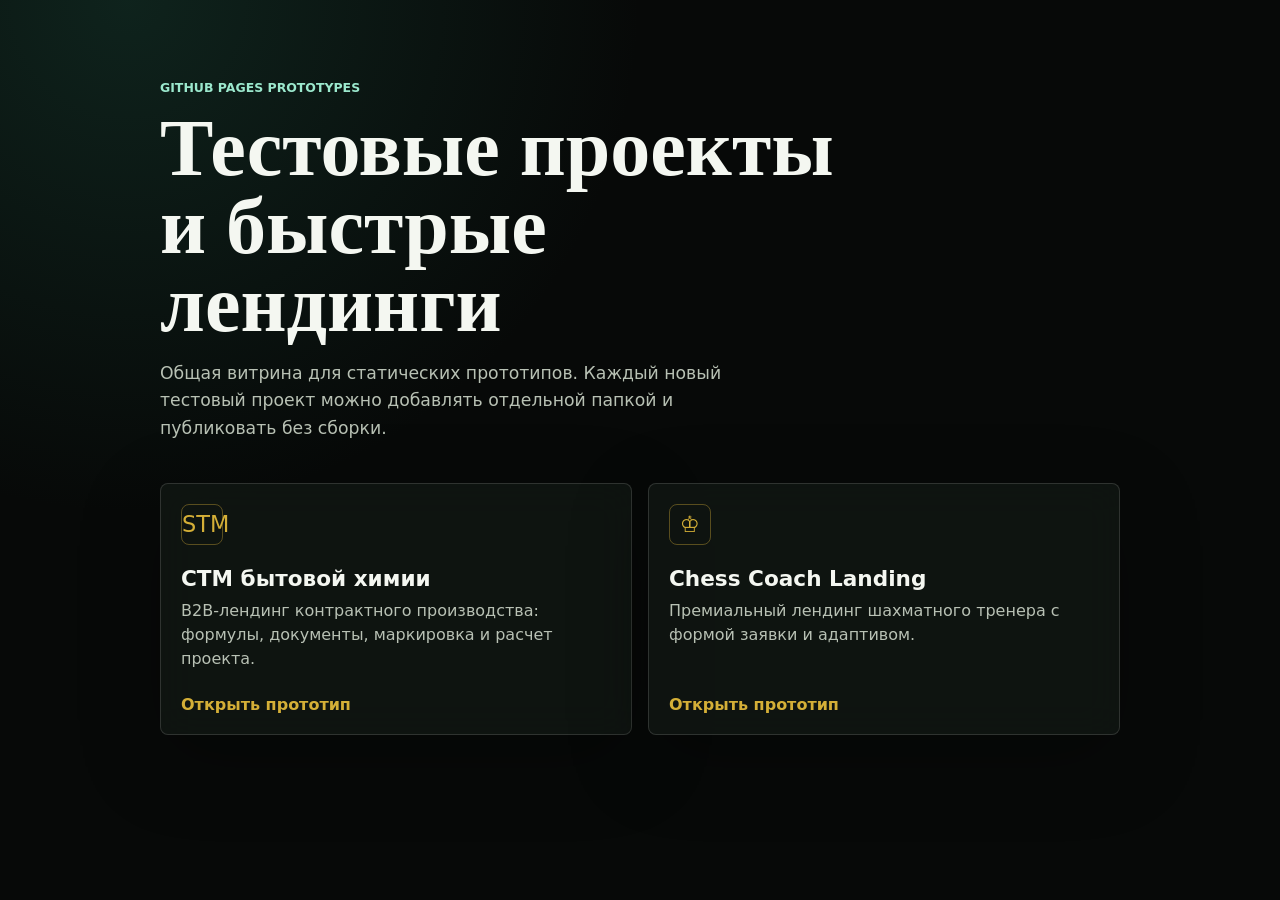
<file: index.html>
<!doctype html>
<html lang="ru">
  <head>
    <meta charset="UTF-8" />
    <meta name="viewport" content="width=device-width, initial-scale=1.0" />
    <meta
      name="description"
      content="Каталог тестовых прототипов и статических лендингов."
    />
    <title>Test Projects | Prototypes</title>
    <link rel="icon" href="data:image/svg+xml,%3Csvg xmlns='http://www.w3.org/2000/svg' viewBox='0 0 64 64'%3E%3Crect width='64' height='64' rx='12' fill='%23070908'/%3E%3Ctext x='32' y='42' text-anchor='middle' font-size='34' fill='%23d4af37'%3E%E2%97%88%3C/text%3E%3C/svg%3E" />
    <style>
      :root {
        color-scheme: dark;
        --bg: #070908;
        --panel: rgba(17, 24, 20, 0.78);
        --text: #f4f7f1;
        --muted: #b8c1b4;
        --line: rgba(244, 247, 241, 0.14);
        --gold: #d4af37;
        --mint: #9be8cd;
      }

      * {
        box-sizing: border-box;
      }

      body {
        margin: 0;
        min-height: 100svh;
        background:
          radial-gradient(circle at 10% 0%, rgba(27, 77, 62, 0.38), transparent 32rem),
          var(--bg);
        color: var(--text);
        font-family:
          Inter, ui-sans-serif, system-ui, -apple-system, BlinkMacSystemFont, "Segoe UI",
          sans-serif;
      }

      main {
        width: min(960px, calc(100% - 2rem));
        margin: 0 auto;
        padding: 5rem 0;
      }

      .eyebrow {
        margin: 0 0 0.85rem;
        color: var(--mint);
        font-size: 0.78rem;
        font-weight: 800;
        text-transform: uppercase;
      }

      h1 {
        max-width: 720px;
        margin: 0 0 1rem;
        font-family: Georgia, "Times New Roman", serif;
        font-size: clamp(2.4rem, 7vw, 5rem);
        line-height: 0.98;
      }

      .lead {
        max-width: 620px;
        margin: 0 0 2.5rem;
        color: var(--muted);
        font-size: 1.08rem;
        line-height: 1.6;
      }

      .project-grid {
        display: grid;
        grid-template-columns: repeat(auto-fit, minmax(260px, 1fr));
        gap: 1rem;
      }

      .project-card {
        display: grid;
        min-height: 220px;
        padding: 1.25rem;
        align-content: space-between;
        border: 1px solid var(--line);
        border-radius: 8px;
        background: var(--panel);
        box-shadow: 0 24px 80px rgba(0, 0, 0, 0.28);
        text-decoration: none;
        color: inherit;
        backdrop-filter: blur(18px);
        transition: transform 160ms ease, border-color 160ms ease;
      }

      .project-card:hover {
        transform: translateY(-2px);
        border-color: rgba(212, 175, 55, 0.5);
      }

      .project-card span {
        display: grid;
        width: 2.6rem;
        height: 2.6rem;
        place-items: center;
        border: 1px solid rgba(212, 175, 55, 0.38);
        border-radius: 8px;
        color: var(--gold);
        font-size: 1.4rem;
      }

      .project-card h2 {
        margin: 1.3rem 0 0.5rem;
        font-size: 1.35rem;
      }

      .project-card p {
        margin: 0;
        color: var(--muted);
        line-height: 1.5;
      }

      .meta {
        margin-top: 1.5rem;
        color: var(--gold);
        font-weight: 800;
      }
    </style>
  </head>
  <body>
    <main>
      <p class="eyebrow">GitHub Pages prototypes</p>
      <h1>Тестовые проекты и быстрые лендинги</h1>
      <p class="lead">
        Общая витрина для статических прототипов. Каждый новый тестовый проект можно
        добавлять отдельной папкой и публиковать без сборки.
      </p>

      <div class="project-grid">
        <a class="project-card" href="./stm-chemistry-landing/">
          <div>
            <span>STM</span>
            <h2>СТМ бытовой химии</h2>
            <p>B2B-лендинг контрактного производства: формулы, документы, маркировка и расчет проекта.</p>
          </div>
          <div class="meta">Открыть прототип</div>
        </a>
        <a class="project-card" href="./chess-coach/">
          <div>
            <span>♔</span>
            <h2>Chess Coach Landing</h2>
            <p>Премиальный лендинг шахматного тренера с формой заявки и адаптивом.</p>
          </div>
          <div class="meta">Открыть прототип</div>
        </a>
      </div>
    </main>
  </body>
</html>
</file>
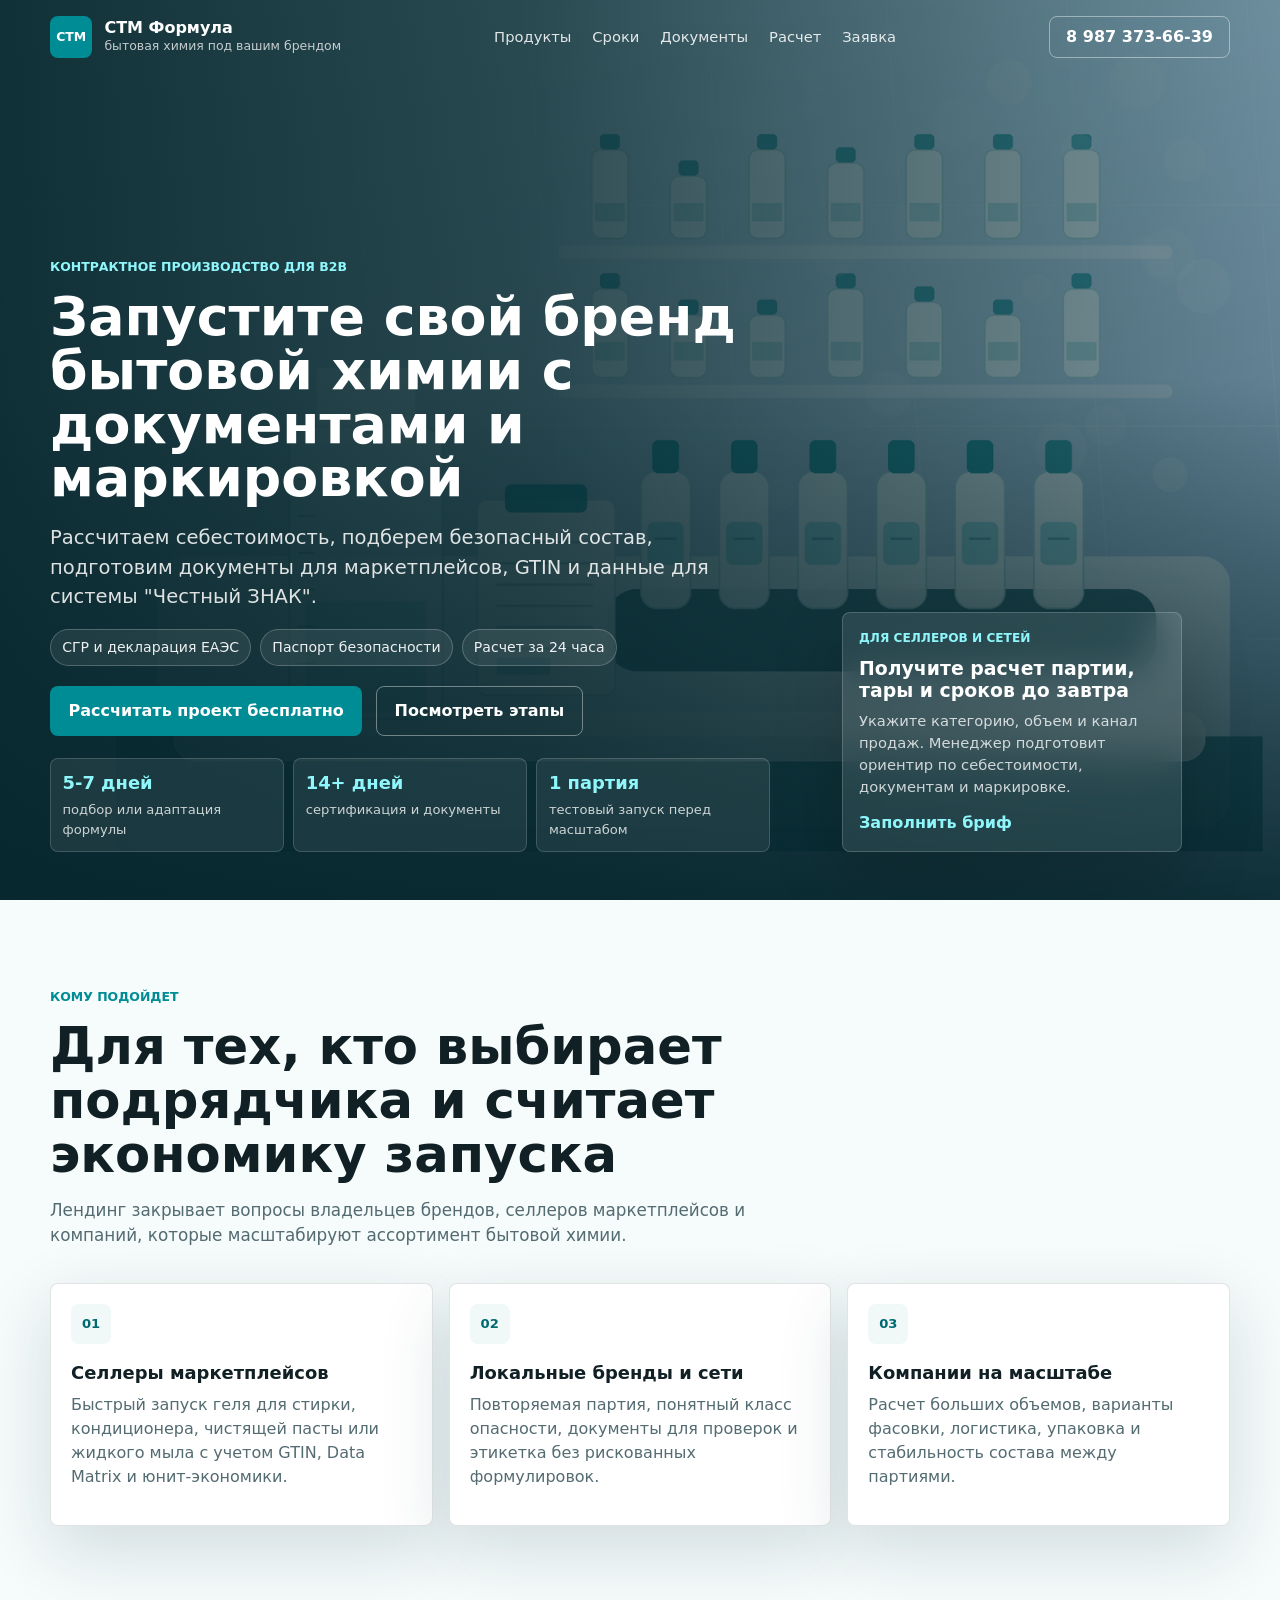
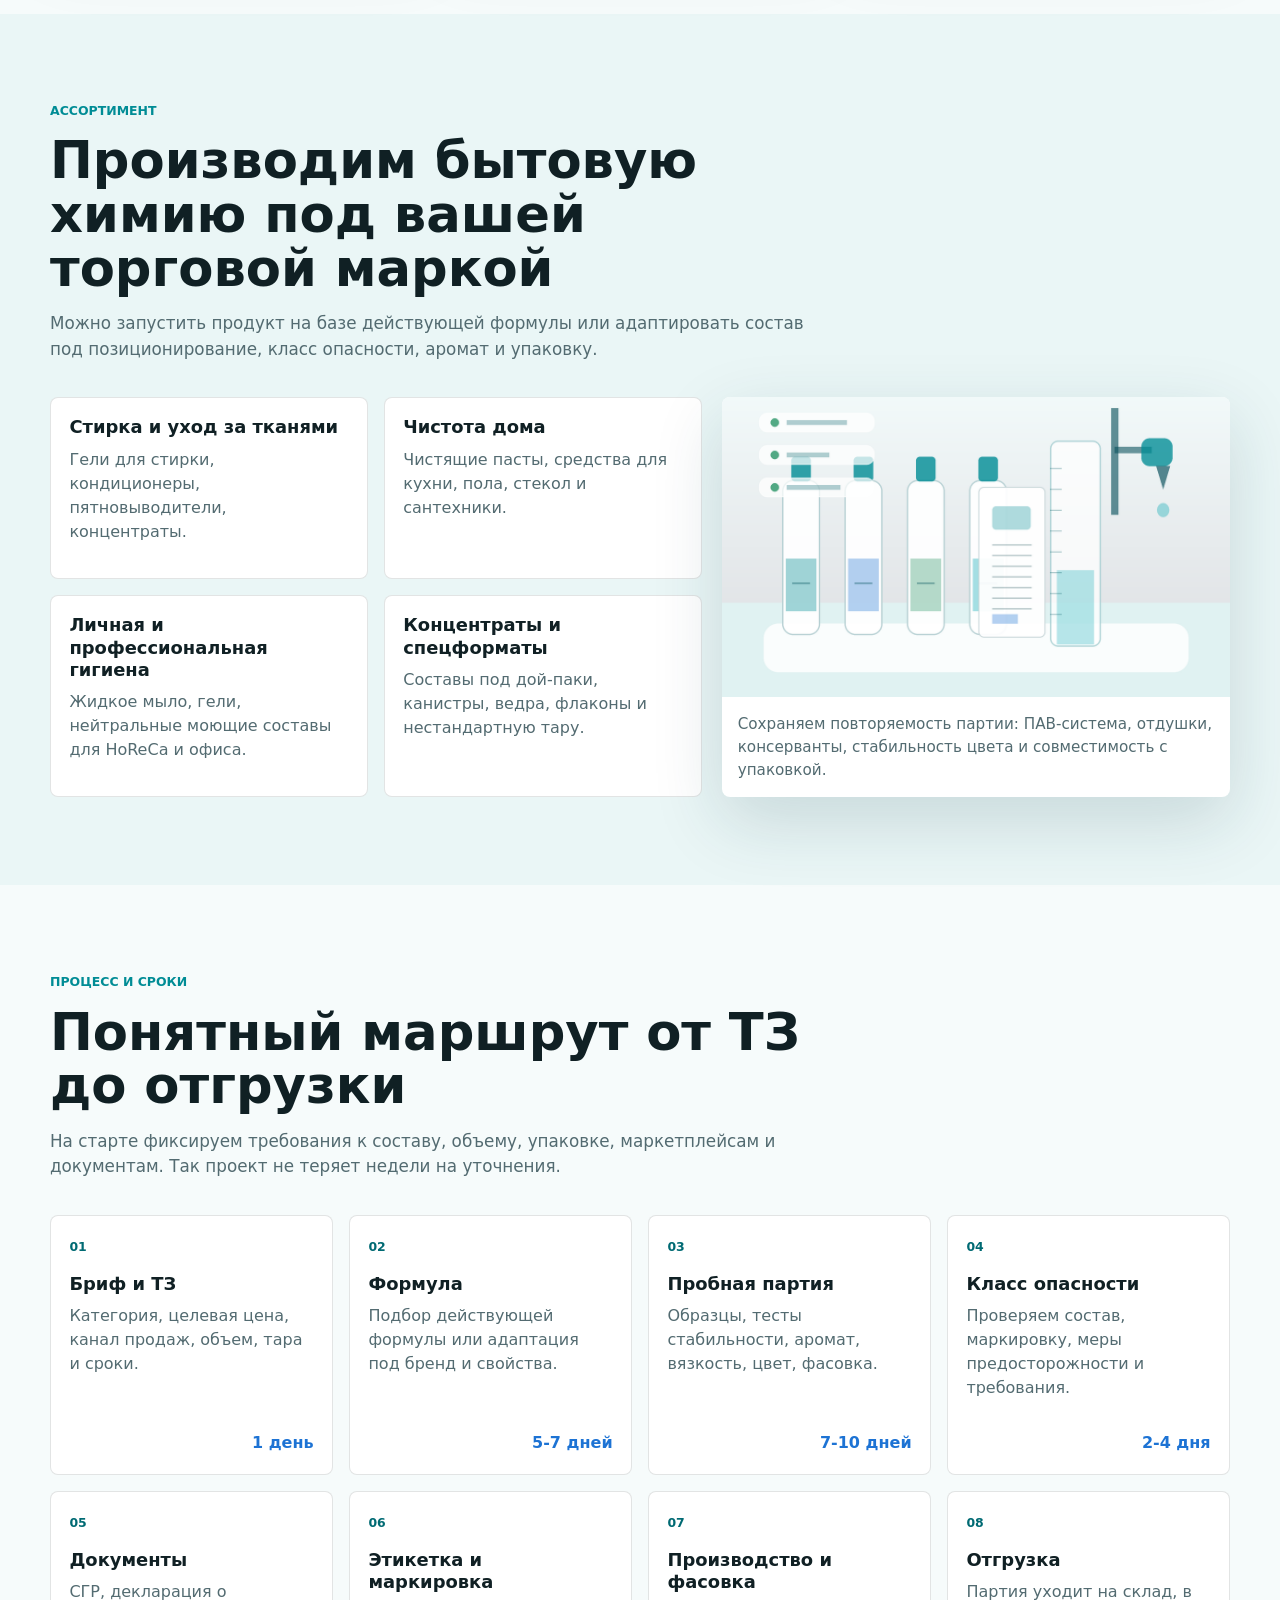
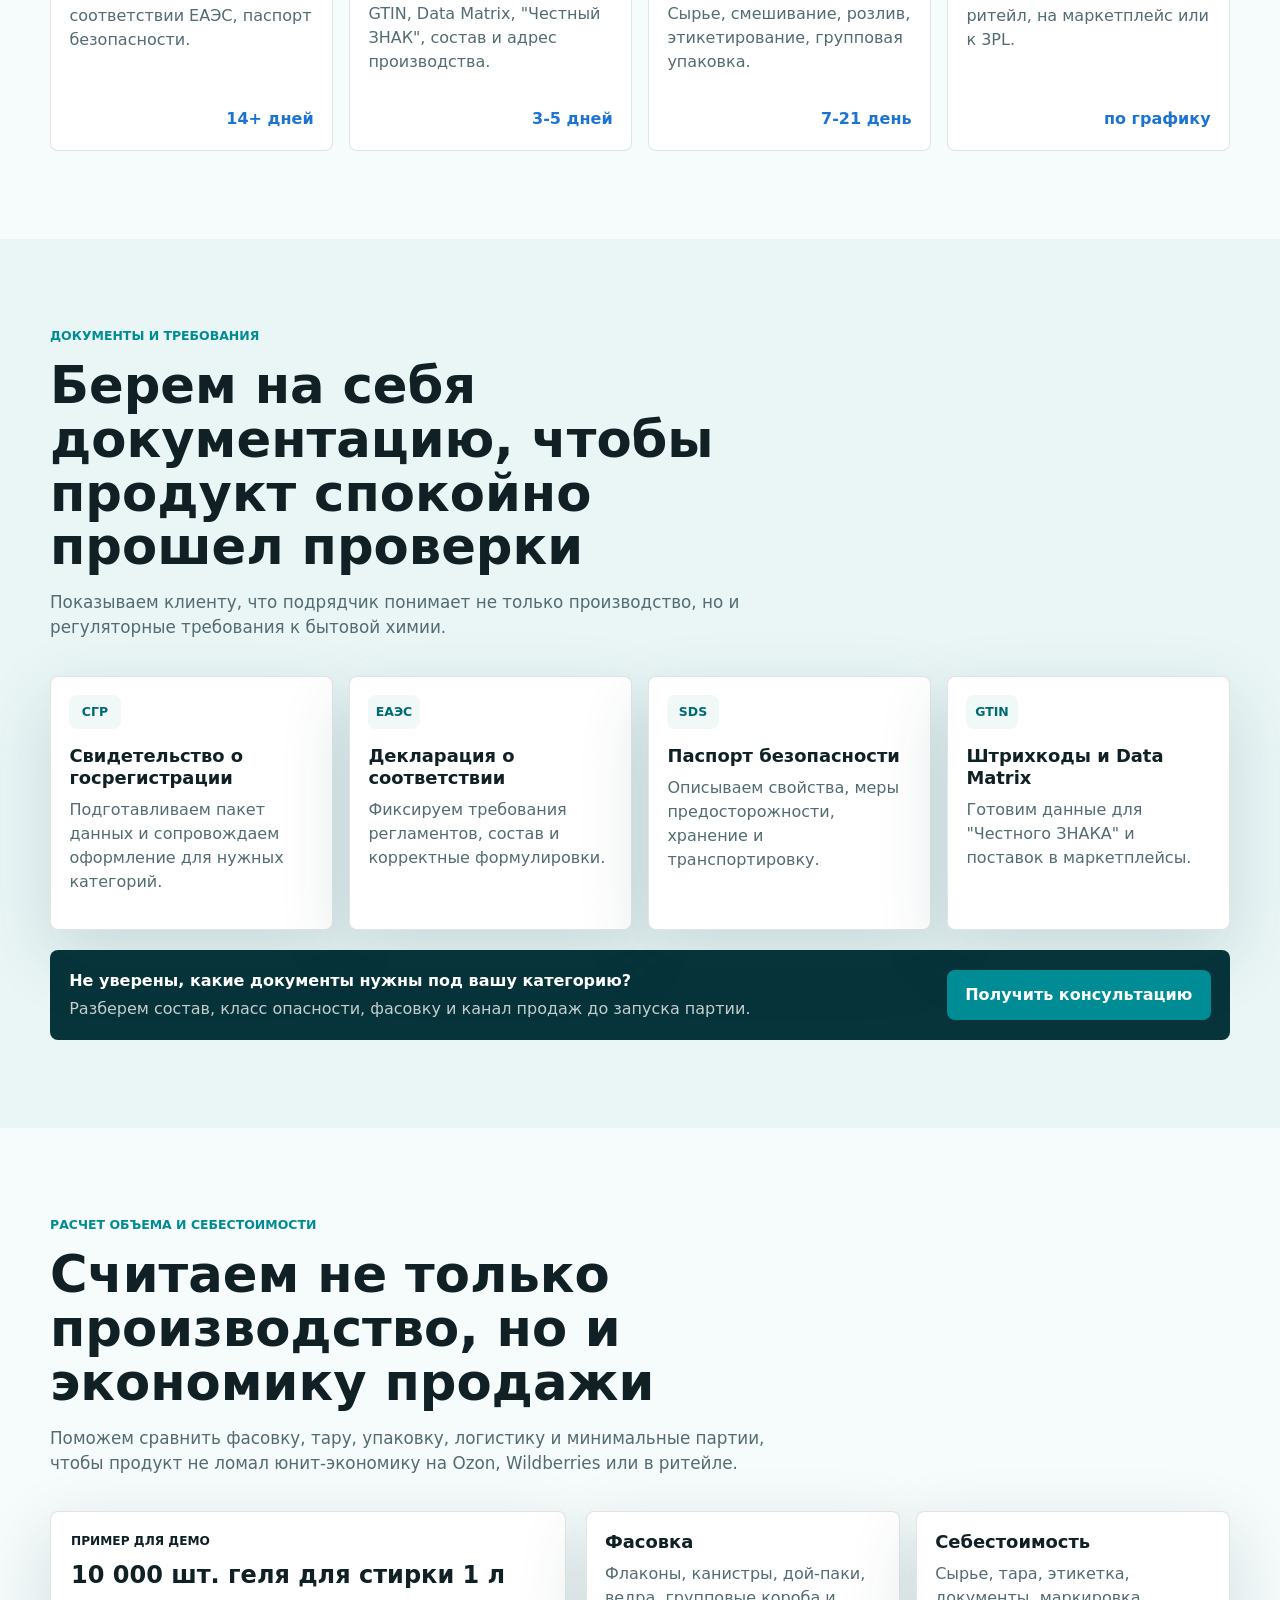
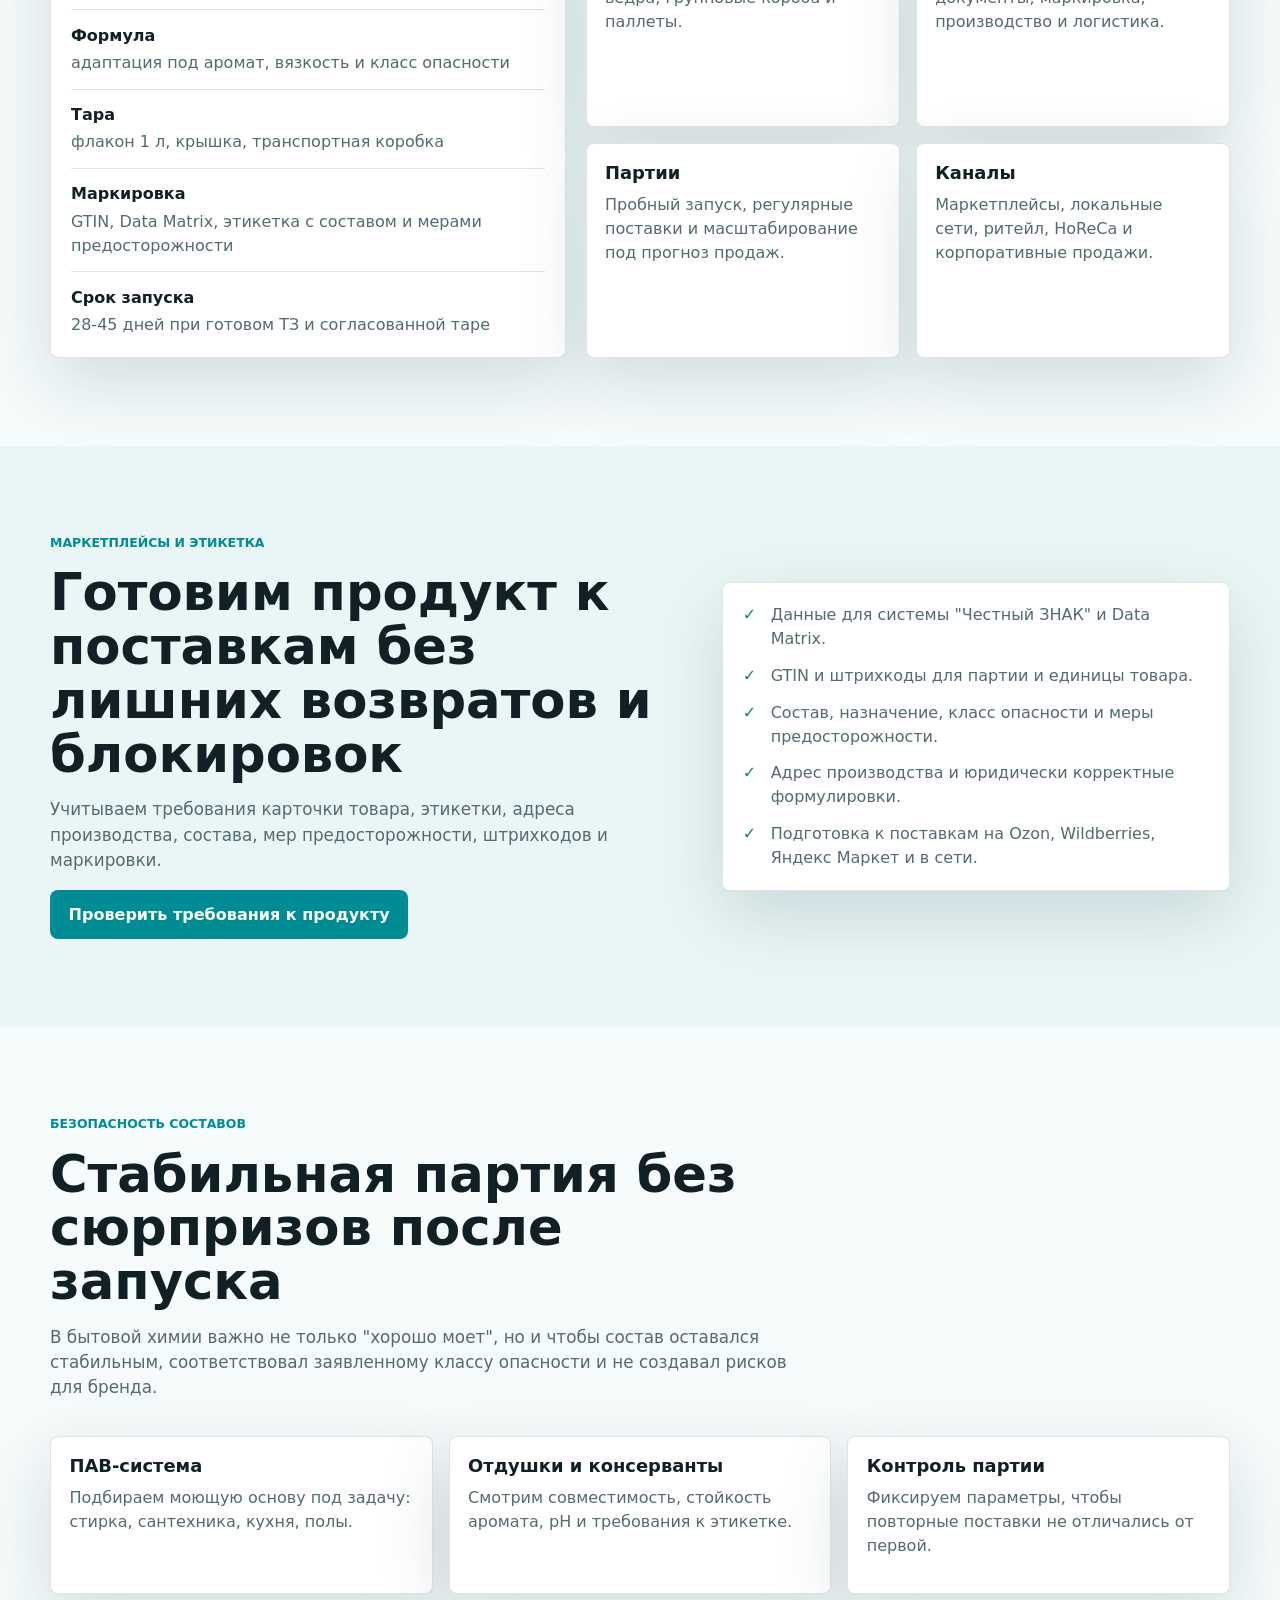
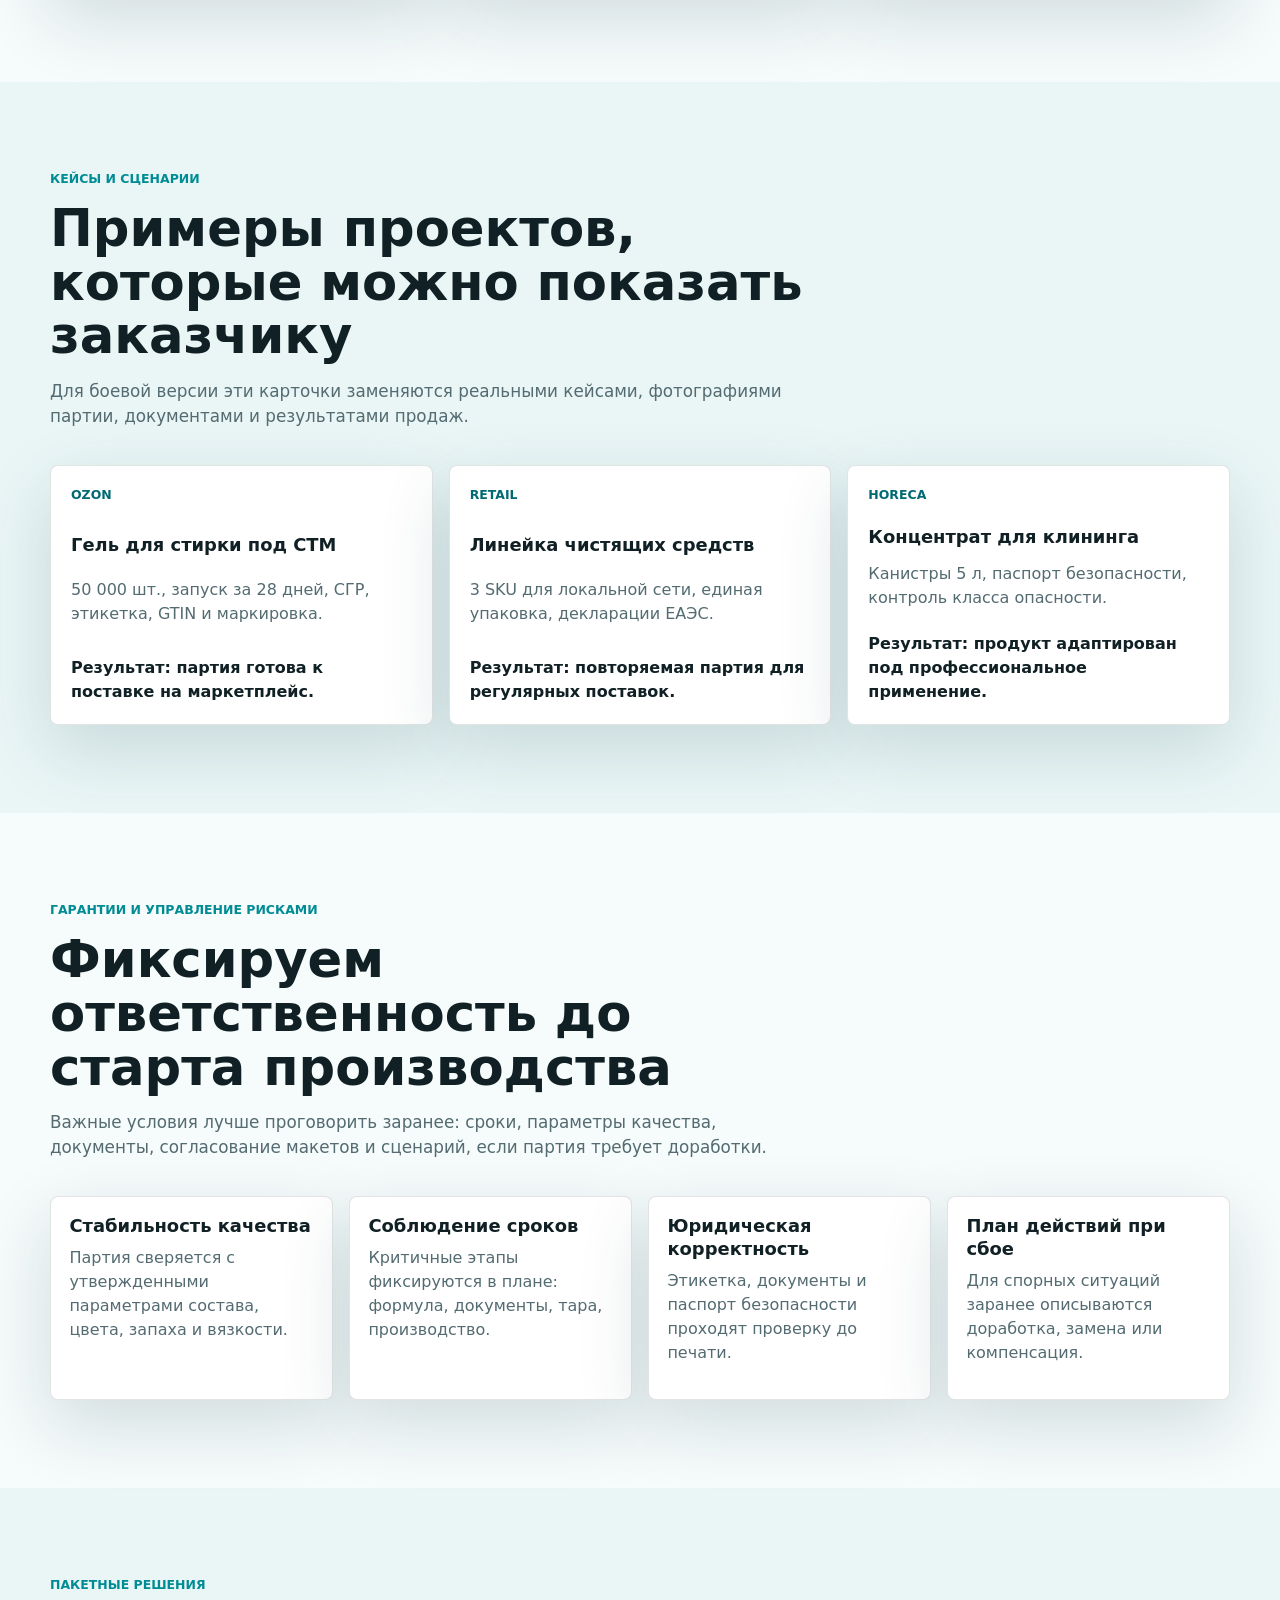
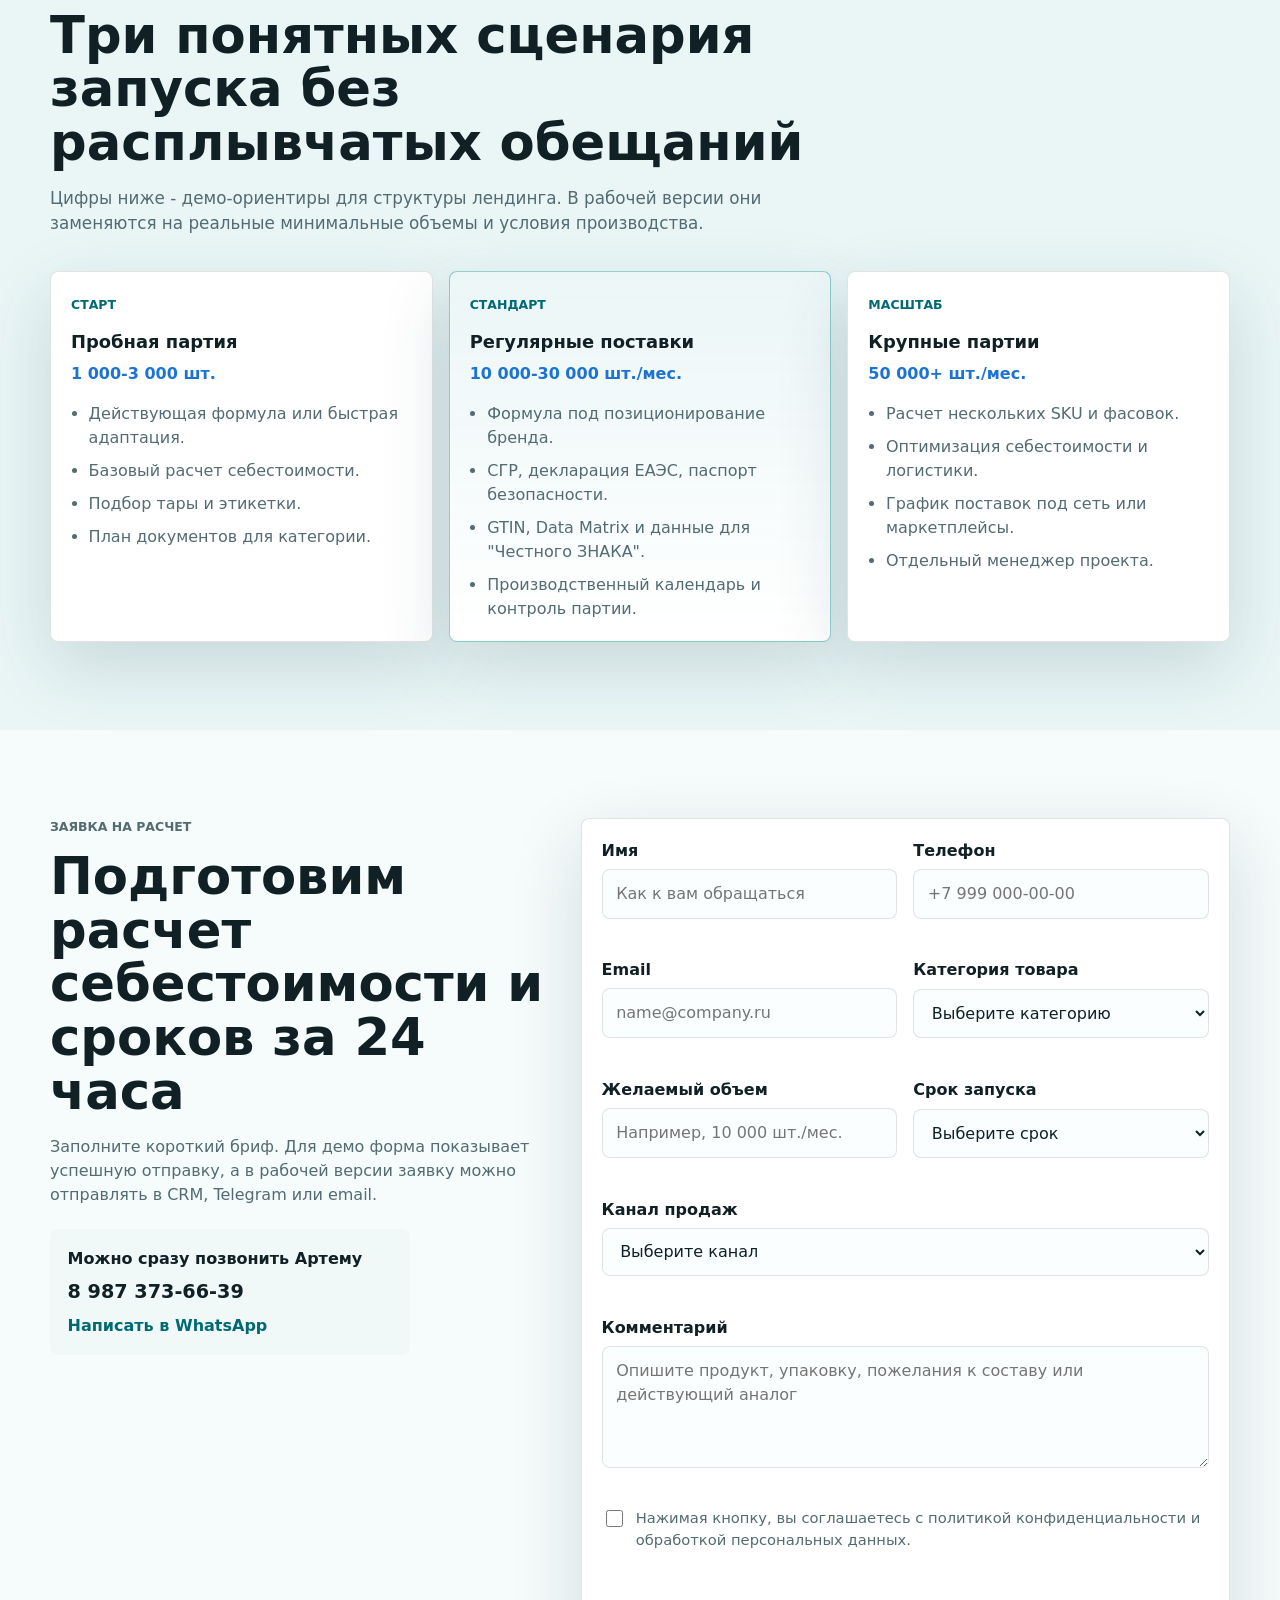
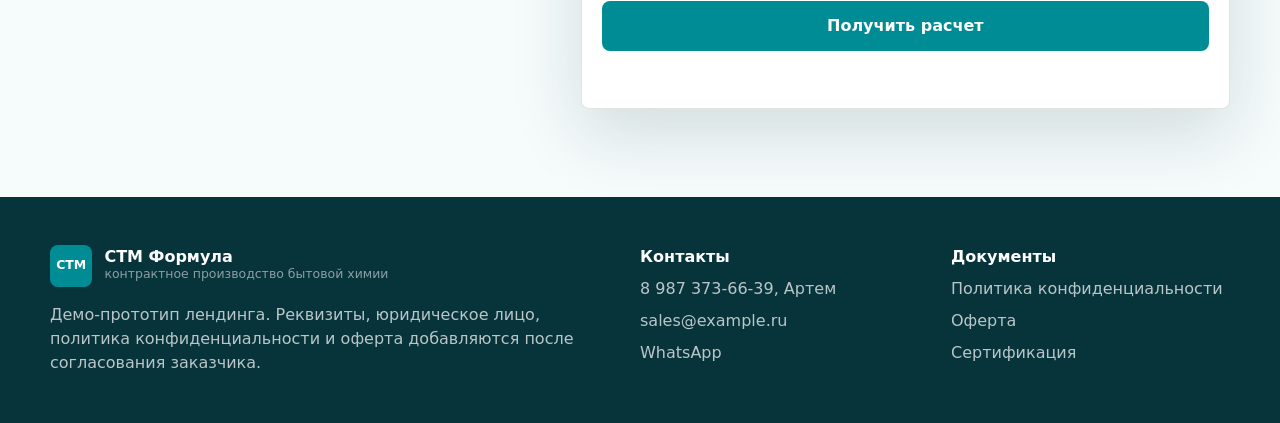
<file: stm-chemistry-landing/index.html>
<!doctype html>
<html lang="ru">
  <head>
    <meta charset="UTF-8" />
    <meta name="viewport" content="width=device-width, initial-scale=1.0" />
    <meta
      name="description"
      content="Демо-прототип B2B-лендинга контрактного производства бытовой химии под СТМ: формулы, документы, маркировка, фасовка и расчет проекта."
    />
    <title>СТМ Формула | Контрактное производство бытовой химии</title>
    <link
      rel="icon"
      href="data:image/svg+xml,%3Csvg xmlns='http://www.w3.org/2000/svg' viewBox='0 0 64 64'%3E%3Crect width='64' height='64' rx='12' fill='%2300737a'/%3E%3Cpath d='M20 48h24c5 0 8-4 6-9L39 15v-4h2V7H23v4h2v4L14 39c-2 5 1 9 6 9Z' fill='%23f7fbfb'/%3E%3Cpath d='M20 38h24l2 5H18l2-5Z' fill='%2300a6b2'/%3E%3C/svg%3E"
    />
    <link rel="stylesheet" href="./styles.css?v=3" />
  </head>
  <body>
    <header class="site-header" data-elevated="false">
      <a class="brand" href="#top" aria-label="На первый экран">
        <span class="brand-mark" aria-hidden="true">СТМ</span>
        <span>
          <strong>СТМ Формула</strong>
          <small>бытовая химия под вашим брендом</small>
        </span>
      </a>

      <nav class="desktop-nav" aria-label="Основная навигация">
        <a href="#products">Продукты</a>
        <a href="#process">Сроки</a>
        <a href="#documents">Документы</a>
        <a href="#economy">Расчет</a>
        <a href="#request">Заявка</a>
      </nav>

      <a class="header-phone" href="tel:+79873736639" data-track="phone_click">
        8 987 373-66-39
      </a>
    </header>

    <main id="top">
      <section class="hero" aria-labelledby="hero-title">
        <img
          class="hero-photo"
          src="./assets/hero-lab.png"
          alt="Лабораторный стол, образцы, документы и линия фасовки бытовой химии"
        />
        <div class="hero-overlay"></div>

        <div class="hero-inner">
          <div class="hero-copy">
            <p class="eyebrow">Контрактное производство для B2B</p>
            <h1
              id="hero-title"
              data-variant-a="Контрактное производство бытовой химии под СТМ: от формулы до отгрузки"
              data-variant-b="Запустите свой бренд бытовой химии с документами и маркировкой"
            >
              Контрактное производство бытовой химии под СТМ: от формулы до отгрузки
            </h1>
            <p class="hero-lead">
              Рассчитаем себестоимость, подберем безопасный состав, подготовим
              документы для маркетплейсов, GTIN и данные для системы "Честный ЗНАК".
            </p>

            <div class="hero-badges" aria-label="Ключевые преимущества">
              <span>СГР и декларация ЕАЭС</span>
              <span>Паспорт безопасности</span>
              <span>Расчет за 24 часа</span>
            </div>

            <div class="hero-actions" aria-label="Основные действия">
              <a class="button primary" href="#request" data-track="cta_click">
                Рассчитать проект бесплатно
              </a>
              <a class="button secondary" href="#process">Посмотреть этапы</a>
            </div>

            <dl class="hero-stats" aria-label="Ориентиры запуска">
              <div>
                <dt>5-7 дней</dt>
                <dd>подбор или адаптация формулы</dd>
              </div>
              <div>
                <dt>14+ дней</dt>
                <dd>сертификация и документы</dd>
              </div>
              <div>
                <dt>1 партия</dt>
                <dd>тестовый запуск перед масштабом</dd>
              </div>
            </dl>
          </div>

          <aside class="hero-panel" aria-label="Быстрый расчет проекта">
            <span class="panel-kicker">Для селлеров и сетей</span>
            <strong>Получите расчет партии, тары и сроков до завтра</strong>
            <p>
              Укажите категорию, объем и канал продаж. Менеджер подготовит
              ориентир по себестоимости, документам и маркировке.
            </p>
            <a href="#request" data-track="cta_click">Заполнить бриф</a>
          </aside>
        </div>
      </section>

      <section class="audience section" aria-labelledby="audience-title">
        <div class="section-heading">
          <p class="eyebrow">Кому подойдет</p>
          <h2 id="audience-title">Для тех, кто выбирает подрядчика и считает экономику запуска</h2>
          <p>
            Лендинг закрывает вопросы владельцев брендов, селлеров маркетплейсов
            и компаний, которые масштабируют ассортимент бытовой химии.
          </p>
        </div>

        <div class="card-grid three">
          <article class="info-card">
            <span class="card-icon" aria-hidden="true">01</span>
            <h3>Селлеры маркетплейсов</h3>
            <p>
              Быстрый запуск геля для стирки, кондиционера, чистящей пасты или
              жидкого мыла с учетом GTIN, Data Matrix и юнит-экономики.
            </p>
          </article>
          <article class="info-card">
            <span class="card-icon" aria-hidden="true">02</span>
            <h3>Локальные бренды и сети</h3>
            <p>
              Повторяемая партия, понятный класс опасности, документы для
              проверок и этикетка без рискованных формулировок.
            </p>
          </article>
          <article class="info-card">
            <span class="card-icon" aria-hidden="true">03</span>
            <h3>Компании на масштабе</h3>
            <p>
              Расчет больших объемов, варианты фасовки, логистика, упаковка и
              стабильность состава между партиями.
            </p>
          </article>
        </div>
      </section>

      <section class="products section tinted" id="products" aria-labelledby="products-title">
        <div class="section-heading">
          <p class="eyebrow">Ассортимент</p>
          <h2 id="products-title">Производим бытовую химию под вашей торговой маркой</h2>
          <p>
            Можно запустить продукт на базе действующей формулы или адаптировать
            состав под позиционирование, класс опасности, аромат и упаковку.
          </p>
        </div>

        <div class="product-layout">
          <div class="product-list">
            <article>
              <h3>Стирка и уход за тканями</h3>
              <p>Гели для стирки, кондиционеры, пятновыводители, концентраты.</p>
            </article>
            <article>
              <h3>Чистота дома</h3>
              <p>Чистящие пасты, средства для кухни, пола, стекол и сантехники.</p>
            </article>
            <article>
              <h3>Личная и профессиональная гигиена</h3>
              <p>Жидкое мыло, гели, нейтральные моющие составы для HoReCa и офиса.</p>
            </article>
            <article>
              <h3>Концентраты и спецформаты</h3>
              <p>Составы под дой-паки, канистры, ведра, флаконы и нестандартную тару.</p>
            </article>
          </div>

          <figure class="image-feature">
            <img
              src="./assets/quality-control.png"
              alt="Образцы флаконов, этикетка и лабораторный контроль качества"
            />
            <figcaption>
              Сохраняем повторяемость партии: ПАВ-система, отдушки, консерванты,
              стабильность цвета и совместимость с упаковкой.
            </figcaption>
          </figure>
        </div>
      </section>

      <section class="process section" id="process" aria-labelledby="process-title">
        <div class="section-heading">
          <p class="eyebrow">Процесс и сроки</p>
          <h2 id="process-title">Понятный маршрут от ТЗ до отгрузки</h2>
          <p>
            На старте фиксируем требования к составу, объему, упаковке,
            маркетплейсам и документам. Так проект не теряет недели на уточнения.
          </p>
        </div>

        <ol class="timeline">
          <li>
            <span>01</span>
            <h3>Бриф и ТЗ</h3>
            <p>Категория, целевая цена, канал продаж, объем, тара и сроки.</p>
            <strong>1 день</strong>
          </li>
          <li>
            <span>02</span>
            <h3>Формула</h3>
            <p>Подбор действующей формулы или адаптация под бренд и свойства.</p>
            <strong>5-7 дней</strong>
          </li>
          <li>
            <span>03</span>
            <h3>Пробная партия</h3>
            <p>Образцы, тесты стабильности, аромат, вязкость, цвет, фасовка.</p>
            <strong>7-10 дней</strong>
          </li>
          <li>
            <span>04</span>
            <h3>Класс опасности</h3>
            <p>Проверяем состав, маркировку, меры предосторожности и требования.</p>
            <strong>2-4 дня</strong>
          </li>
          <li>
            <span>05</span>
            <h3>Документы</h3>
            <p>СГР, декларация о соответствии ЕАЭС, паспорт безопасности.</p>
            <strong>14+ дней</strong>
          </li>
          <li>
            <span>06</span>
            <h3>Этикетка и маркировка</h3>
            <p>GTIN, Data Matrix, "Честный ЗНАК", состав и адрес производства.</p>
            <strong>3-5 дней</strong>
          </li>
          <li>
            <span>07</span>
            <h3>Производство и фасовка</h3>
            <p>Сырье, смешивание, розлив, этикетирование, групповая упаковка.</p>
            <strong>7-21 день</strong>
          </li>
          <li>
            <span>08</span>
            <h3>Отгрузка</h3>
            <p>Партия уходит на склад, в ритейл, на маркетплейс или к 3PL.</p>
            <strong>по графику</strong>
          </li>
        </ol>
      </section>

      <section class="documents section tinted" id="documents" aria-labelledby="documents-title">
        <div class="section-heading">
          <p class="eyebrow">Документы и требования</p>
          <h2 id="documents-title">Берем на себя документацию, чтобы продукт спокойно прошел проверки</h2>
          <p>
            Показываем клиенту, что подрядчик понимает не только производство,
            но и регуляторные требования к бытовой химии.
          </p>
        </div>

        <div class="document-grid">
          <article>
            <span aria-hidden="true">СГР</span>
            <h3>Свидетельство о госрегистрации</h3>
            <p>Подготавливаем пакет данных и сопровождаем оформление для нужных категорий.</p>
          </article>
          <article>
            <span aria-hidden="true">ЕАЭС</span>
            <h3>Декларация о соответствии</h3>
            <p>Фиксируем требования регламентов, состав и корректные формулировки.</p>
          </article>
          <article>
            <span aria-hidden="true">SDS</span>
            <h3>Паспорт безопасности</h3>
            <p>Описываем свойства, меры предосторожности, хранение и транспортировку.</p>
          </article>
          <article>
            <span aria-hidden="true">GTIN</span>
            <h3>Штрихкоды и Data Matrix</h3>
            <p>Готовим данные для "Честного ЗНАКА" и поставок в маркетплейсы.</p>
          </article>
        </div>

        <div class="cta-strip">
          <div>
            <strong>Не уверены, какие документы нужны под вашу категорию?</strong>
            <p>Разберем состав, класс опасности, фасовку и канал продаж до запуска партии.</p>
          </div>
          <a class="button primary" href="#request" data-track="cta_click">Получить консультацию</a>
        </div>
      </section>

      <section class="economy section" id="economy" aria-labelledby="economy-title">
        <div class="section-heading">
          <p class="eyebrow">Расчет объема и себестоимости</p>
          <h2 id="economy-title">Считаем не только производство, но и экономику продажи</h2>
          <p>
            Поможем сравнить фасовку, тару, упаковку, логистику и минимальные партии,
            чтобы продукт не ломал юнит-экономику на Ozon, Wildberries или в ритейле.
          </p>
        </div>

        <div class="economy-layout">
          <div class="cost-card">
            <span class="panel-kicker">Пример для демо</span>
            <h3>10 000 шт. геля для стирки 1 л</h3>
            <dl>
              <div>
                <dt>Формула</dt>
                <dd>адаптация под аромат, вязкость и класс опасности</dd>
              </div>
              <div>
                <dt>Тара</dt>
                <dd>флакон 1 л, крышка, транспортная коробка</dd>
              </div>
              <div>
                <dt>Маркировка</dt>
                <dd>GTIN, Data Matrix, этикетка с составом и мерами предосторожности</dd>
              </div>
              <div>
                <dt>Срок запуска</dt>
                <dd>28-45 дней при готовом ТЗ и согласованной таре</dd>
              </div>
            </dl>
          </div>

          <div class="insight-grid">
            <article>
              <h3>Фасовка</h3>
              <p>Флаконы, канистры, дой-паки, ведра, групповые короба и паллеты.</p>
            </article>
            <article>
              <h3>Себестоимость</h3>
              <p>Сырье, тара, этикетка, документы, маркировка, производство и логистика.</p>
            </article>
            <article>
              <h3>Партии</h3>
              <p>Пробный запуск, регулярные поставки и масштабирование под прогноз продаж.</p>
            </article>
            <article>
              <h3>Каналы</h3>
              <p>Маркетплейсы, локальные сети, ритейл, HoReCa и корпоративные продажи.</p>
            </article>
          </div>
        </div>
      </section>

      <section class="marketplaces section tinted" aria-labelledby="marketplaces-title">
        <div class="split">
          <div class="section-heading left">
            <p class="eyebrow">Маркетплейсы и этикетка</p>
            <h2 id="marketplaces-title">Готовим продукт к поставкам без лишних возвратов и блокировок</h2>
            <p>
              Учитываем требования карточки товара, этикетки, адреса производства,
              состава, мер предосторожности, штрихкодов и маркировки.
            </p>
            <a class="button primary" href="#request" data-track="cta_click">
              Проверить требования к продукту
            </a>
          </div>

          <ul class="check-panel">
            <li>Данные для системы "Честный ЗНАК" и Data Matrix.</li>
            <li>GTIN и штрихкоды для партии и единицы товара.</li>
            <li>Состав, назначение, класс опасности и меры предосторожности.</li>
            <li>Адрес производства и юридически корректные формулировки.</li>
            <li>Подготовка к поставкам на Ozon, Wildberries, Яндекс Маркет и в сети.</li>
          </ul>
        </div>
      </section>

      <section class="safety section" aria-labelledby="safety-title">
        <div class="section-heading">
          <p class="eyebrow">Безопасность составов</p>
          <h2 id="safety-title">Стабильная партия без сюрпризов после запуска</h2>
          <p>
            В бытовой химии важно не только "хорошо моет", но и чтобы состав
            оставался стабильным, соответствовал заявленному классу опасности и
            не создавал рисков для бренда.
          </p>
        </div>

        <div class="safety-row">
          <article>
            <h3>ПАВ-система</h3>
            <p>Подбираем моющую основу под задачу: стирка, сантехника, кухня, полы.</p>
          </article>
          <article>
            <h3>Отдушки и консерванты</h3>
            <p>Смотрим совместимость, стойкость аромата, pH и требования к этикетке.</p>
          </article>
          <article>
            <h3>Контроль партии</h3>
            <p>Фиксируем параметры, чтобы повторные поставки не отличались от первой.</p>
          </article>
        </div>
      </section>

      <section class="cases section tinted" aria-labelledby="cases-title">
        <div class="section-heading">
          <p class="eyebrow">Кейсы и сценарии</p>
          <h2 id="cases-title">Примеры проектов, которые можно показать заказчику</h2>
          <p>
            Для боевой версии эти карточки заменяются реальными кейсами,
            фотографиями партии, документами и результатами продаж.
          </p>
        </div>

        <div class="case-grid">
          <article class="case-card">
            <span>Ozon</span>
            <h3>Гель для стирки под СТМ</h3>
            <p>50 000 шт., запуск за 28 дней, СГР, этикетка, GTIN и маркировка.</p>
            <strong>Результат: партия готова к поставке на маркетплейс.</strong>
          </article>
          <article class="case-card">
            <span>Retail</span>
            <h3>Линейка чистящих средств</h3>
            <p>3 SKU для локальной сети, единая упаковка, декларации ЕАЭС.</p>
            <strong>Результат: повторяемая партия для регулярных поставок.</strong>
          </article>
          <article class="case-card">
            <span>HoReCa</span>
            <h3>Концентрат для клининга</h3>
            <p>Канистры 5 л, паспорт безопасности, контроль класса опасности.</p>
            <strong>Результат: продукт адаптирован под профессиональное применение.</strong>
          </article>
        </div>
      </section>

      <section class="guarantees section" aria-labelledby="guarantees-title">
        <div class="section-heading">
          <p class="eyebrow">Гарантии и управление рисками</p>
          <h2 id="guarantees-title">Фиксируем ответственность до старта производства</h2>
          <p>
            Важные условия лучше проговорить заранее: сроки, параметры качества,
            документы, согласование макетов и сценарий, если партия требует доработки.
          </p>
        </div>

        <div class="guarantee-list">
          <article>
            <h3>Стабильность качества</h3>
            <p>Партия сверяется с утвержденными параметрами состава, цвета, запаха и вязкости.</p>
          </article>
          <article>
            <h3>Соблюдение сроков</h3>
            <p>Критичные этапы фиксируются в плане: формула, документы, тара, производство.</p>
          </article>
          <article>
            <h3>Юридическая корректность</h3>
            <p>Этикетка, документы и паспорт безопасности проходят проверку до печати.</p>
          </article>
          <article>
            <h3>План действий при сбое</h3>
            <p>Для спорных ситуаций заранее описываются доработка, замена или компенсация.</p>
          </article>
        </div>
      </section>

      <section class="pricing section tinted" aria-labelledby="pricing-title">
        <div class="section-heading">
          <p class="eyebrow">Пакетные решения</p>
          <h2 id="pricing-title">Три понятных сценария запуска без расплывчатых обещаний</h2>
          <p>
            Цифры ниже - демо-ориентиры для структуры лендинга. В рабочей версии
            они заменяются на реальные минимальные объемы и условия производства.
          </p>
        </div>

        <div class="price-grid">
          <article class="price-card">
            <span>Старт</span>
            <h3>Пробная партия</h3>
            <p class="price-volume">1 000-3 000 шт.</p>
            <ul>
              <li>Действующая формула или быстрая адаптация.</li>
              <li>Базовый расчет себестоимости.</li>
              <li>Подбор тары и этикетки.</li>
              <li>План документов для категории.</li>
            </ul>
          </article>
          <article class="price-card accent">
            <span>Стандарт</span>
            <h3>Регулярные поставки</h3>
            <p class="price-volume">10 000-30 000 шт./мес.</p>
            <ul>
              <li>Формула под позиционирование бренда.</li>
              <li>СГР, декларация ЕАЭС, паспорт безопасности.</li>
              <li>GTIN, Data Matrix и данные для "Честного ЗНАКА".</li>
              <li>Производственный календарь и контроль партии.</li>
            </ul>
          </article>
          <article class="price-card">
            <span>Масштаб</span>
            <h3>Крупные партии</h3>
            <p class="price-volume">50 000+ шт./мес.</p>
            <ul>
              <li>Расчет нескольких SKU и фасовок.</li>
              <li>Оптимизация себестоимости и логистики.</li>
              <li>График поставок под сеть или маркетплейсы.</li>
              <li>Отдельный менеджер проекта.</li>
            </ul>
          </article>
        </div>
      </section>

      <section class="request-section" id="request" aria-labelledby="request-title">
        <div class="request-copy">
          <p class="eyebrow">Заявка на расчет</p>
          <h2 id="request-title">Подготовим расчет себестоимости и сроков за 24 часа</h2>
          <p>
            Заполните короткий бриф. Для демо форма показывает успешную отправку,
            а в рабочей версии заявку можно отправлять в CRM, Telegram или email.
          </p>

          <div class="contact-card">
            <strong>Можно сразу позвонить Артему</strong>
            <a href="tel:+79873736639" data-track="phone_click">8 987 373-66-39</a>
            <a href="https://wa.me/79873736639" data-track="messenger_click">Написать в WhatsApp</a>
          </div>
        </div>

        <form class="lead-form" novalidate>
          <div class="form-row">
            <label class="field" for="name">
              <span>Имя</span>
              <input id="name" name="name" type="text" autocomplete="name" placeholder="Как к вам обращаться" />
              <small class="field-error"></small>
            </label>

            <label class="field" for="phone">
              <span>Телефон</span>
              <input id="phone" name="phone" type="tel" autocomplete="tel" placeholder="+7 999 000-00-00" />
              <small class="field-error"></small>
            </label>
          </div>

          <div class="form-row">
            <label class="field" for="email">
              <span>Email</span>
              <input id="email" name="email" type="email" autocomplete="email" placeholder="name@company.ru" />
              <small class="field-error"></small>
            </label>

            <label class="field" for="category">
              <span>Категория товара</span>
              <select id="category" name="category">
                <option value="">Выберите категорию</option>
                <option>Гель для стирки</option>
                <option>Кондиционер для белья</option>
                <option>Чистящие средства</option>
                <option>Жидкое мыло</option>
                <option>Концентраты</option>
                <option>Другая категория</option>
              </select>
              <small class="field-error"></small>
            </label>
          </div>

          <div class="form-row">
            <label class="field" for="volume">
              <span>Желаемый объем</span>
              <input id="volume" name="volume" type="text" placeholder="Например, 10 000 шт./мес." />
              <small class="field-error"></small>
            </label>

            <label class="field" for="deadline">
              <span>Срок запуска</span>
              <select id="deadline" name="deadline">
                <option value="">Выберите срок</option>
                <option>Нужно быстро, до 30 дней</option>
                <option>1-2 месяца</option>
                <option>3+ месяца</option>
                <option>Пока считаю экономику</option>
              </select>
              <small class="field-error"></small>
            </label>
          </div>

          <label class="field" for="channel">
            <span>Канал продаж</span>
            <select id="channel" name="channel">
              <option value="">Выберите канал</option>
              <option>Ozon</option>
              <option>Wildberries</option>
              <option>Яндекс Маркет</option>
              <option>Розничная сеть</option>
              <option>HoReCa / B2B</option>
              <option>Несколько каналов</option>
            </select>
            <small class="field-error"></small>
          </label>

          <label class="field" for="comment">
            <span>Комментарий</span>
            <textarea
              id="comment"
              name="comment"
              rows="4"
              placeholder="Опишите продукт, упаковку, пожелания к составу или действующий аналог"
            ></textarea>
            <small class="field-error"></small>
          </label>

          <label class="consent">
            <input id="consent" name="consent" type="checkbox" />
            <span>
              Нажимая кнопку, вы соглашаетесь с политикой конфиденциальности и
              обработкой персональных данных.
            </span>
          </label>
          <small class="field-error consent-error" aria-live="polite"></small>

          <button class="button primary form-button" type="submit" data-track="lead_submit_attempt">
            Получить расчет
          </button>
          <p class="form-status" role="status" aria-live="polite"></p>
        </form>
      </section>
    </main>

    <footer class="site-footer">
      <div>
        <a class="brand footer-brand" href="#top" aria-label="На первый экран">
          <span class="brand-mark" aria-hidden="true">СТМ</span>
          <span>
            <strong>СТМ Формула</strong>
            <small>контрактное производство бытовой химии</small>
          </span>
        </a>
        <p>
          Демо-прототип лендинга. Реквизиты, юридическое лицо, политика
          конфиденциальности и оферта добавляются после согласования заказчика.
        </p>
      </div>

      <address>
        <strong>Контакты</strong>
        <a href="tel:+79873736639" data-track="phone_click">8 987 373-66-39, Артем</a>
        <a href="mailto:sales@example.ru">sales@example.ru</a>
        <a href="https://wa.me/79873736639" data-track="messenger_click">WhatsApp</a>
      </address>

      <nav aria-label="Юридические ссылки">
        <strong>Документы</strong>
        <a href="#request">Политика конфиденциальности</a>
        <a href="#request">Оферта</a>
        <a href="#documents">Сертификация</a>
      </nav>
    </footer>

    <script src="./script.js?v=3"></script>
  </body>
</html>
</file>
<file: stm-chemistry-landing/styles.css>
:root {
  color-scheme: light;
  --bg: #f6fbfb;
  --bg-soft: #eaf6f6;
  --surface: #ffffff;
  --surface-strong: #f0f8f8;
  --ink: #102024;
  --muted: #536b71;
  --line: rgba(16, 32, 36, 0.12);
  --accent: #008c95;
  --accent-dark: #006a73;
  --blue: #1d73d4;
  --success: #138a57;
  --danger: #c83737;
  --white: #ffffff;
  --shadow: 0 24px 70px rgba(16, 65, 74, 0.16);
  --max: 1180px;
}

* {
  box-sizing: border-box;
}

html {
  scroll-behavior: smooth;
}

body {
  margin: 0;
  min-width: 320px;
  background: var(--bg);
  color: var(--ink);
  font-family:
    Inter, ui-sans-serif, system-ui, -apple-system, BlinkMacSystemFont, "Segoe UI",
    sans-serif;
  line-height: 1.5;
}

a {
  color: inherit;
  text-decoration: none;
}

img {
  display: block;
  max-width: 100%;
}

button,
input,
select,
textarea {
  font: inherit;
}

.site-header {
  position: fixed;
  top: 0;
  left: 0;
  right: 0;
  z-index: 20;
  display: grid;
  grid-template-columns: auto 1fr auto;
  gap: 1.2rem;
  align-items: center;
  padding: 1rem max(1.25rem, calc((100vw - var(--max)) / 2));
  color: var(--white);
  transition:
    background 180ms ease,
    color 180ms ease,
    box-shadow 180ms ease;
}

.site-header[data-elevated="true"] {
  background: rgba(255, 255, 255, 0.92);
  color: var(--ink);
  box-shadow: 0 12px 35px rgba(18, 74, 84, 0.1);
  backdrop-filter: blur(16px);
}

.brand {
  display: inline-flex;
  align-items: center;
  gap: 0.75rem;
  min-width: 0;
}

.brand-mark {
  display: grid;
  width: 2.65rem;
  height: 2.65rem;
  place-items: center;
  border-radius: 8px;
  background: var(--accent);
  color: var(--white);
  font-size: 0.78rem;
  font-weight: 900;
  letter-spacing: 0;
}

.brand strong,
.brand small {
  display: block;
}

.brand strong {
  font-size: 1rem;
  line-height: 1.1;
}

.brand small {
  color: currentColor;
  font-size: 0.78rem;
  opacity: 0.74;
}

.desktop-nav {
  display: flex;
  justify-content: center;
  gap: 1.3rem;
  color: currentColor;
  font-size: 0.92rem;
  opacity: 0.86;
}

.desktop-nav a {
  transition: opacity 160ms ease;
}

.desktop-nav a:hover {
  opacity: 0.68;
}

.header-phone {
  display: inline-flex;
  min-height: 2.65rem;
  align-items: center;
  justify-content: center;
  padding: 0 1rem;
  border: 1px solid rgba(255, 255, 255, 0.42);
  border-radius: 8px;
  font-weight: 800;
}

.site-header[data-elevated="true"] .header-phone {
  border-color: var(--line);
  background: var(--surface);
}

.hero {
  position: relative;
  min-height: 100svh;
  overflow: hidden;
  color: var(--white);
}

.hero-photo {
  position: absolute;
  inset: 0;
  width: 100%;
  height: 100%;
  object-fit: cover;
  filter: saturate(0.92) contrast(1.05);
}

.hero-overlay {
  position: absolute;
  inset: 0;
  background:
    linear-gradient(90deg, rgba(7, 39, 46, 0.94) 0%, rgba(7, 39, 46, 0.78) 42%, rgba(7, 39, 46, 0.34) 100%),
    linear-gradient(0deg, rgba(7, 39, 46, 0.9) 0%, rgba(7, 39, 46, 0.08) 58%);
}

.hero-inner {
  position: relative;
  z-index: 1;
  display: grid;
  width: min(var(--max), calc(100% - 2.5rem));
  min-height: 100svh;
  margin: 0 auto;
  padding: 6.9rem 0 3rem;
  align-items: end;
  grid-template-columns: minmax(0, 760px) minmax(270px, 340px);
  gap: 2rem;
}

.hero-copy {
  max-width: 760px;
}

.eyebrow {
  margin: 0 0 0.85rem;
  color: var(--accent);
  font-size: 0.78rem;
  font-weight: 900;
  text-transform: uppercase;
}

.hero .eyebrow,
.hero-panel .panel-kicker {
  color: #8ff7fb;
}

h1,
h2,
h3,
p {
  margin-top: 0;
}

h1 {
  max-width: 720px;
  margin-bottom: 1.15rem;
  font-size: clamp(2.25rem, 4.2vw, 3.85rem);
  line-height: 1;
  letter-spacing: 0;
}

h2 {
  margin-bottom: 1rem;
  font-size: clamp(2rem, 4vw, 3.25rem);
  line-height: 1.05;
  letter-spacing: 0;
}

h3 {
  margin-bottom: 0.55rem;
  font-size: 1.12rem;
  line-height: 1.25;
}

.hero-lead {
  max-width: 670px;
  margin-bottom: 1.1rem;
  color: rgba(255, 255, 255, 0.86);
  font-size: clamp(1.02rem, 2vw, 1.22rem);
}

.hero-badges,
.hero-actions {
  display: flex;
  flex-wrap: wrap;
}

.hero-badges {
  gap: 0.55rem;
  margin-bottom: 1.25rem;
}

.hero-badges span {
  padding: 0.45rem 0.7rem;
  border: 1px solid rgba(255, 255, 255, 0.22);
  border-radius: 999px;
  background: rgba(255, 255, 255, 0.08);
  color: rgba(255, 255, 255, 0.92);
  font-size: 0.88rem;
}

.hero-actions {
  gap: 0.85rem;
  margin-bottom: 1.35rem;
}

.button {
  display: inline-flex;
  min-height: 3.1rem;
  align-items: center;
  justify-content: center;
  padding: 0 1.1rem;
  border: 1px solid transparent;
  border-radius: 8px;
  cursor: pointer;
  font-weight: 900;
  transition:
    transform 160ms ease,
    background 160ms ease,
    border-color 160ms ease;
}

.button:hover {
  transform: translateY(-1px);
}

.button.primary {
  background: var(--accent);
  color: var(--white);
}

.button.primary:hover {
  background: var(--accent-dark);
}

.button.secondary {
  border-color: rgba(255, 255, 255, 0.4);
  color: var(--white);
}

.hero-stats {
  display: grid;
  max-width: 720px;
  grid-template-columns: repeat(3, minmax(0, 1fr));
  gap: 0.6rem;
  margin: 0;
}

.hero-stats div {
  padding: 0.72rem;
  border: 1px solid rgba(255, 255, 255, 0.16);
  border-radius: 8px;
  background: rgba(255, 255, 255, 0.08);
}

.hero-stats dt {
  color: #8ff7fb;
  font-size: 1.12rem;
  font-weight: 900;
}

.hero-stats dd {
  margin: 0.2rem 0 0;
  color: rgba(255, 255, 255, 0.78);
  font-size: 0.82rem;
}

.hero-panel {
  padding: 1rem;
  border: 1px solid rgba(255, 255, 255, 0.18);
  border-radius: 8px;
  background: rgba(255, 255, 255, 0.1);
  box-shadow: 0 24px 70px rgba(0, 0, 0, 0.18);
  backdrop-filter: blur(18px);
}

.panel-kicker {
  display: block;
  margin-bottom: 0.6rem;
  font-size: 0.76rem;
  font-weight: 900;
  text-transform: uppercase;
}

.hero-panel strong {
  display: block;
  margin-bottom: 0.55rem;
  font-size: 1.18rem;
  line-height: 1.18;
}

.hero-panel p {
  margin-bottom: 0.8rem;
  color: rgba(255, 255, 255, 0.78);
  font-size: 0.92rem;
}

.hero-panel a {
  color: #8ff7fb;
  font-weight: 900;
}

.section {
  width: min(var(--max), calc(100% - 2.5rem));
  margin: 0 auto;
  padding: 5.5rem 0;
}

.tinted {
  width: 100%;
  max-width: none;
  margin: 0;
  padding-right: max(1.25rem, calc((100vw - var(--max)) / 2));
  padding-left: max(1.25rem, calc((100vw - var(--max)) / 2));
  background: var(--bg-soft);
}

.section-heading {
  max-width: 760px;
  margin-bottom: 2.2rem;
}

.section-heading p:not(.eyebrow) {
  color: var(--muted);
  font-size: 1.05rem;
}

.section-heading.left {
  margin-bottom: 0;
}

.card-grid {
  display: grid;
  gap: 1rem;
}

.card-grid.three {
  grid-template-columns: repeat(3, minmax(0, 1fr));
}

.info-card,
.document-grid article,
.insight-grid article,
.safety-row article,
.case-card,
.guarantee-list article,
.price-card,
.cost-card {
  border: 1px solid var(--line);
  border-radius: 8px;
  background: var(--surface);
  box-shadow: var(--shadow);
}

.info-card {
  padding: 1.25rem;
}

.card-icon {
  display: inline-grid;
  width: 2.5rem;
  height: 2.5rem;
  margin-bottom: 1.1rem;
  place-items: center;
  border-radius: 8px;
  background: var(--surface-strong);
  color: var(--accent-dark);
  font-size: 0.82rem;
  font-weight: 900;
}

.info-card p,
.product-list p,
.document-grid p,
.insight-grid p,
.safety-row p,
.case-card p,
.guarantee-list p,
.price-card li,
.cost-card dd,
.request-copy p,
.site-footer p,
.site-footer a {
  color: var(--muted);
}

.product-layout,
.economy-layout,
.split {
  display: grid;
  grid-template-columns: minmax(0, 1fr) minmax(320px, 0.78fr);
  gap: 1.25rem;
  align-items: stretch;
}

.product-list {
  display: grid;
  grid-template-columns: repeat(2, minmax(0, 1fr));
  gap: 1rem;
}

.product-list article {
  padding: 1.15rem;
  border: 1px solid var(--line);
  border-radius: 8px;
  background: var(--surface);
}

.product-list p {
  margin-bottom: 0;
}

.image-feature {
  min-height: 100%;
  margin: 0;
  overflow: hidden;
  border-radius: 8px;
  background: var(--surface);
  box-shadow: var(--shadow);
}

.image-feature img {
  width: 100%;
  height: 300px;
  object-fit: cover;
}

.image-feature figcaption {
  padding: 1rem;
  color: var(--muted);
  font-size: 0.95rem;
}

.timeline {
  display: grid;
  grid-template-columns: repeat(4, minmax(0, 1fr));
  gap: 1rem;
  margin: 0;
  padding: 0;
  list-style: none;
}

.timeline li {
  position: relative;
  min-height: 260px;
  padding: 1.15rem;
  border: 1px solid var(--line);
  border-radius: 8px;
  background: var(--surface);
}

.timeline span,
.document-grid span,
.case-card span,
.price-card span {
  display: inline-flex;
  margin-bottom: 1rem;
  color: var(--accent-dark);
  font-size: 0.78rem;
  font-weight: 900;
  text-transform: uppercase;
}

.timeline p {
  color: var(--muted);
}

.timeline strong {
  position: absolute;
  right: 1.15rem;
  bottom: 1.15rem;
  color: var(--blue);
}

.document-grid {
  display: grid;
  grid-template-columns: repeat(4, minmax(0, 1fr));
  gap: 1rem;
}

.document-grid article,
.insight-grid article,
.safety-row article,
.guarantee-list article {
  padding: 1.15rem;
}

.document-grid span {
  width: 3.2rem;
  height: 2.1rem;
  align-items: center;
  justify-content: center;
  border-radius: 8px;
  background: var(--surface-strong);
}

.cta-strip {
  display: flex;
  gap: 1rem;
  align-items: center;
  justify-content: space-between;
  margin-top: 1.25rem;
  padding: 1.2rem;
  border-radius: 8px;
  background: #07333a;
  color: var(--white);
}

.cta-strip p {
  margin: 0.25rem 0 0;
  color: rgba(255, 255, 255, 0.76);
}

.economy-layout {
  grid-template-columns: minmax(320px, 0.8fr) minmax(0, 1fr);
}

.cost-card {
  padding: 1.25rem;
}

.cost-card h3 {
  font-size: 1.5rem;
}

.cost-card dl {
  display: grid;
  gap: 0.85rem;
  margin: 1.2rem 0 0;
}

.cost-card div {
  padding-top: 0.85rem;
  border-top: 1px solid var(--line);
}

.cost-card dt {
  font-weight: 900;
}

.cost-card dd {
  margin: 0.2rem 0 0;
}

.insight-grid {
  display: grid;
  grid-template-columns: repeat(2, minmax(0, 1fr));
  gap: 1rem;
}

.split {
  align-items: center;
}

.check-panel {
  display: grid;
  gap: 0.8rem;
  margin: 0;
  padding: 1.25rem;
  border: 1px solid var(--line);
  border-radius: 8px;
  background: var(--surface);
  box-shadow: var(--shadow);
  list-style: none;
}

.check-panel li {
  position: relative;
  padding-left: 1.75rem;
  color: var(--muted);
}

.check-panel li::before {
  position: absolute;
  left: 0;
  color: var(--success);
  content: "✓";
  font-weight: 900;
}

.safety-row,
.case-grid,
.guarantee-list,
.price-grid {
  display: grid;
  grid-template-columns: repeat(3, minmax(0, 1fr));
  gap: 1rem;
}

.case-card {
  display: grid;
  min-height: 260px;
  padding: 1.25rem;
  align-content: space-between;
}

.case-card strong {
  color: var(--ink);
}

.guarantee-list {
  grid-template-columns: repeat(4, minmax(0, 1fr));
}

.price-card {
  padding: 1.25rem;
}

.price-card.accent {
  border-color: rgba(0, 140, 149, 0.42);
  background:
    linear-gradient(180deg, rgba(0, 140, 149, 0.08), rgba(255, 255, 255, 0)),
    var(--surface);
}

.price-volume {
  margin-bottom: 1rem;
  color: var(--blue);
  font-weight: 900;
}

.price-card ul {
  display: grid;
  gap: 0.55rem;
  margin: 0;
  padding-left: 1.1rem;
}

.request-section {
  display: grid;
  width: min(var(--max), calc(100% - 2.5rem));
  margin: 0 auto;
  padding: 5.5rem 0;
  grid-template-columns: minmax(0, 0.78fr) minmax(360px, 1fr);
  gap: 1.5rem;
  align-items: start;
}

.request-copy {
  position: sticky;
  top: 6rem;
}

.contact-card {
  display: grid;
  gap: 0.45rem;
  max-width: 360px;
  margin-top: 1.4rem;
  padding: 1.1rem;
  border-radius: 8px;
  background: var(--surface-strong);
}

.contact-card a:first-of-type {
  color: var(--ink);
  font-size: 1.2rem;
  font-weight: 900;
}

.contact-card a:last-of-type {
  color: var(--accent-dark);
  font-weight: 900;
}

.lead-form {
  display: grid;
  gap: 1rem;
  padding: 1.25rem;
  border: 1px solid var(--line);
  border-radius: 8px;
  background: var(--surface);
  box-shadow: var(--shadow);
}

.form-row {
  display: grid;
  grid-template-columns: repeat(2, minmax(0, 1fr));
  gap: 1rem;
}

.field {
  display: grid;
  gap: 0.38rem;
}

.field span {
  font-weight: 850;
}

.field input,
.field select,
.field textarea {
  width: 100%;
  min-height: 3rem;
  border: 1px solid var(--line);
  border-radius: 8px;
  background: #fbfefe;
  color: var(--ink);
  outline: none;
  padding: 0.75rem 0.85rem;
  transition:
    border-color 160ms ease,
    box-shadow 160ms ease;
}

.field textarea {
  min-height: 7rem;
  resize: vertical;
}

.field input:focus,
.field select:focus,
.field textarea:focus {
  border-color: rgba(0, 140, 149, 0.7);
  box-shadow: 0 0 0 3px rgba(0, 140, 149, 0.12);
}

.field[data-invalid="true"] input,
.field[data-invalid="true"] select,
.field[data-invalid="true"] textarea {
  border-color: rgba(200, 55, 55, 0.72);
}

.field-error {
  min-height: 1.1rem;
  color: var(--danger);
  font-size: 0.82rem;
}

.consent {
  display: grid;
  grid-template-columns: auto 1fr;
  gap: 0.6rem;
  align-items: start;
  color: var(--muted);
  font-size: 0.92rem;
}

.consent input {
  width: 1.1rem;
  height: 1.1rem;
  margin-top: 0.15rem;
  accent-color: var(--accent);
}

.form-button {
  width: 100%;
}

.lead-form[data-state="loading"] .form-button {
  cursor: progress;
  opacity: 0.78;
}

.form-status {
  min-height: 1.3rem;
  margin: 0;
  color: var(--muted);
  font-weight: 800;
}

.site-footer {
  display: grid;
  grid-template-columns: 1.4fr 0.7fr 0.7fr;
  gap: 2rem;
  padding: 3rem max(1.25rem, calc((100vw - var(--max)) / 2));
  background: #07333a;
  color: var(--white);
}

.site-footer p {
  max-width: 560px;
  margin: 1rem 0 0;
  color: rgba(255, 255, 255, 0.72);
}

.site-footer address,
.site-footer nav {
  display: grid;
  gap: 0.5rem;
  align-content: start;
  font-style: normal;
}

.site-footer a {
  color: rgba(255, 255, 255, 0.72);
}

.site-footer strong {
  color: var(--white);
}

@media (max-width: 1020px) {
  .desktop-nav {
    display: none;
  }

  .site-header {
    grid-template-columns: 1fr auto;
  }

  .hero-inner,
  .product-layout,
  .economy-layout,
  .split,
  .request-section {
    grid-template-columns: 1fr;
  }

  .hero-panel,
  .request-copy {
    position: static;
  }

  .timeline,
  .document-grid,
  .guarantee-list {
    grid-template-columns: repeat(2, minmax(0, 1fr));
  }
}

@media (max-width: 760px) {
  .site-header {
    padding: 0.75rem 1rem;
  }

  .brand small,
  .header-phone {
    display: none;
  }

  .hero-inner {
    width: min(100% - 2rem, var(--max));
    padding: 6.4rem 0 3rem;
  }

  .hero-badges span,
  .hero-stats div {
    width: 100%;
  }

  .hero-stats {
    grid-template-columns: 1fr;
  }

  .button,
  .hero-actions .button,
  .cta-strip .button {
    width: 100%;
  }

  .section,
  .request-section {
    width: min(100% - 2rem, var(--max));
    padding: 4rem 0;
  }

  .tinted {
    padding-right: 1rem;
    padding-left: 1rem;
  }

  .card-grid.three,
  .product-list,
  .timeline,
  .document-grid,
  .insight-grid,
  .safety-row,
  .case-grid,
  .guarantee-list,
  .price-grid,
  .form-row,
  .site-footer {
    grid-template-columns: 1fr;
  }

  .cta-strip {
    display: grid;
  }

  .timeline li,
  .case-card {
    min-height: auto;
  }

  .timeline strong {
    position: static;
    display: block;
    margin-top: 1rem;
  }
}

@media (prefers-reduced-motion: reduce) {
  *,
  *::before,
  *::after {
    scroll-behavior: auto !important;
    transition-duration: 0.01ms !important;
    animation-duration: 0.01ms !important;
  }
}
</file>
